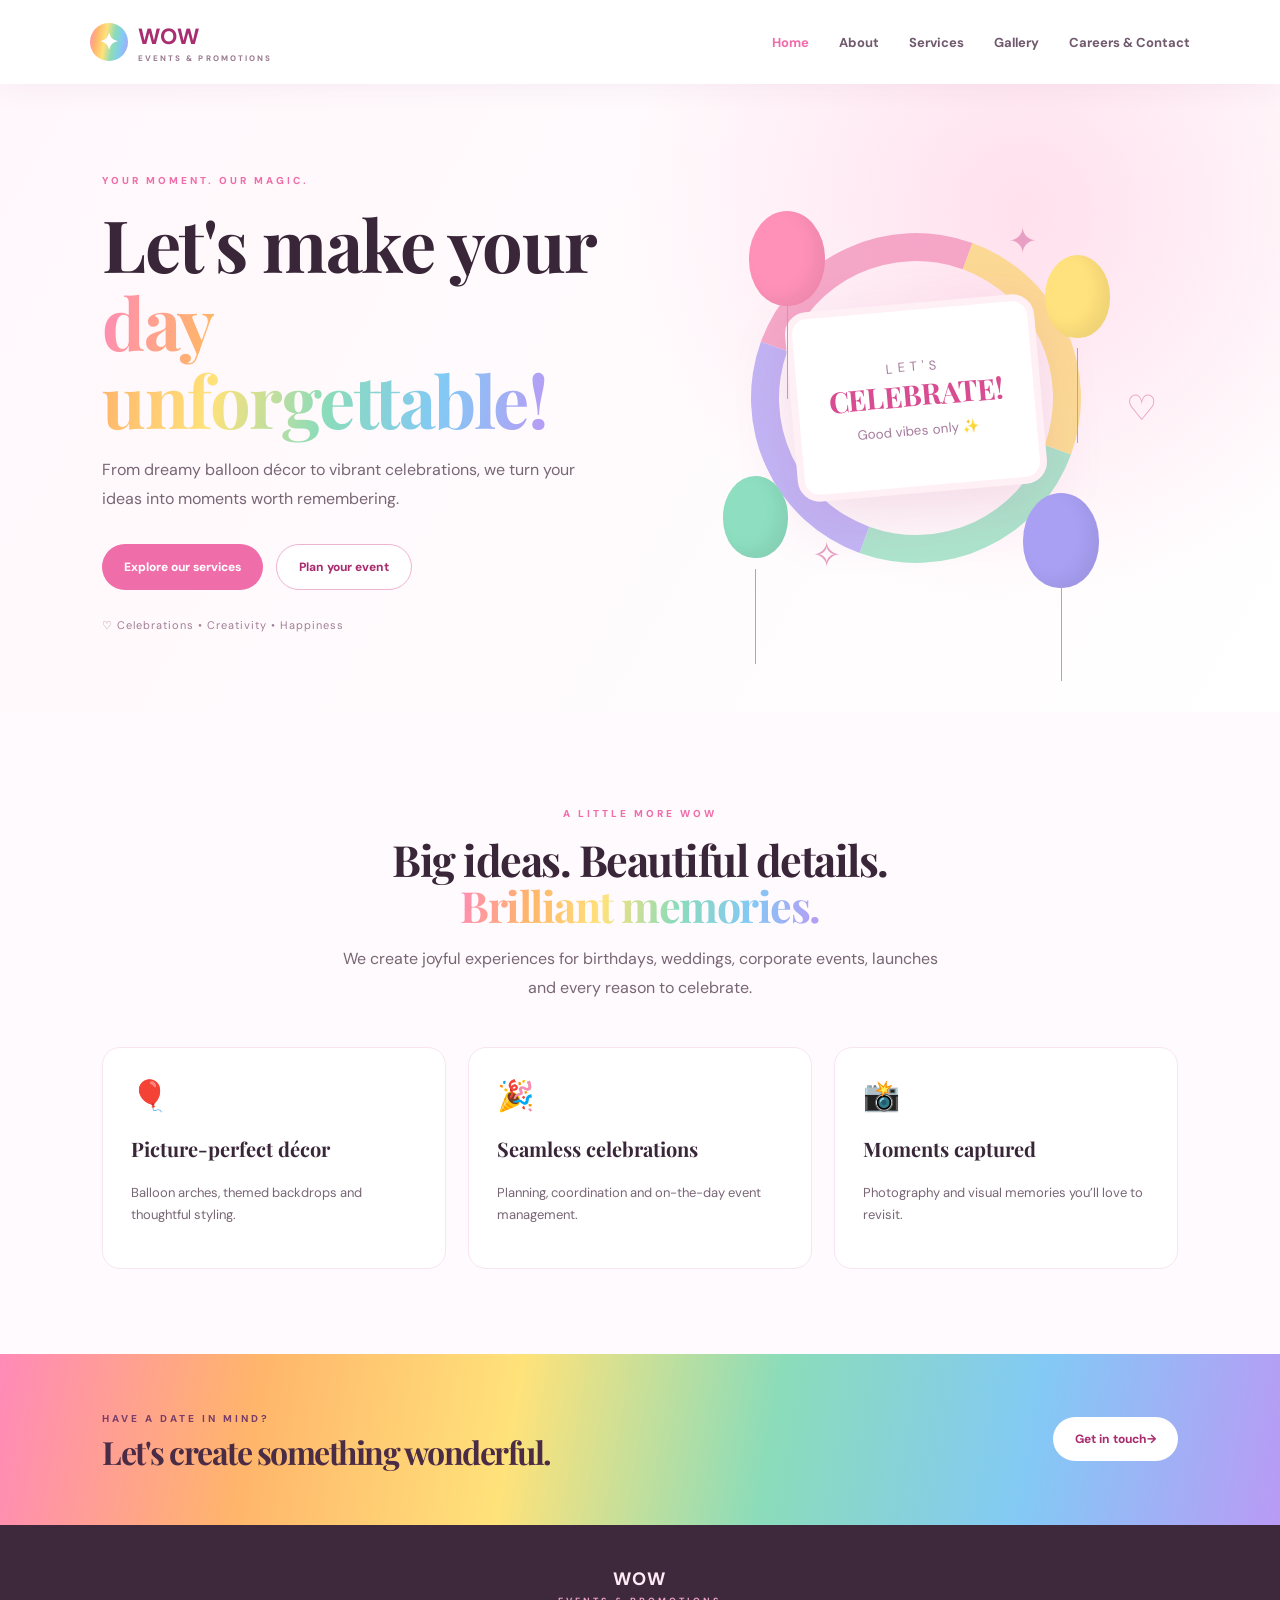
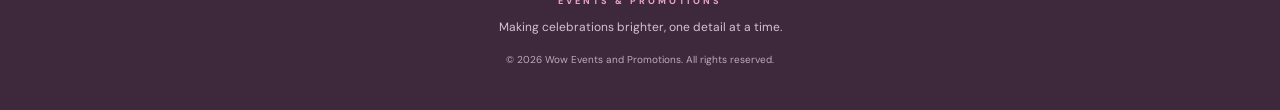
<file: index.html>
<!DOCTYPE html>
<html lang="en"><head><meta charset="UTF-8"><meta name="viewport" content="width=device-width, initial-scale=1.0"><title>Wow Events & Promotions | Make Every Moment Magical</title><link rel="stylesheet" href="style.css"></head>
<body>
<header class="site-header"><a class="brand" href="index.html"><span class="brand-mark">✦</span><span>WOW <small>EVENTS & PROMOTIONS</small></span></a><button class="menu-toggle" aria-label="Toggle navigation">☰</button><nav><a class="active" href="index.html">Home</a><a href="about.html">About</a><a href="services.html">Services</a><a href="gallery.html">Gallery</a><a href="careers.html">Careers & Contact</a></nav></header>
<main>
<section class="hero"><div class="hero-content"><p class="eyebrow">YOUR MOMENT. OUR MAGIC.</p><h1>Let's make your<br><span>day unforgettable!</span></h1><p>From dreamy balloon décor to vibrant celebrations, we turn your ideas into moments worth remembering.</p><div class="actions"><a class="btn primary" href="services.html">Explore our services</a><a class="btn ghost" href="careers.html">Plan your event</a></div><div class="hero-note">♡ Celebrations • Creativity • Happiness</div></div><div class="hero-art"><div class="rainbow"></div><div class="balloon b1"></div><div class="balloon b2"></div><div class="balloon b3"></div><div class="balloon b4"></div><div class="party-card"><span>LET'S</span><strong>CELEBRATE!</strong><small>Good vibes only ✨</small></div><span class="spark s1">✦</span><span class="spark s2">✧</span><span class="spark s3">♡</span></div></section>
<section class="intro section"><p class="eyebrow">A LITTLE MORE WOW</p><h2>Big ideas. Beautiful details.<br><span>Brilliant memories.</span></h2><p class="lead">We create joyful experiences for birthdays, weddings, corporate events, launches and every reason to celebrate.</p><div class="feature-grid"><article class="feature"><div class="feature-icon">🎈</div><h3>Picture-perfect décor</h3><p>Balloon arches, themed backdrops and thoughtful styling.</p></article><article class="feature"><div class="feature-icon">🎉</div><h3>Seamless celebrations</h3><p>Planning, coordination and on-the-day event management.</p></article><article class="feature"><div class="feature-icon">📸</div><h3>Moments captured</h3><p>Photography and visual memories you’ll love to revisit.</p></article></div></section>
<section class="cta-band"><div><p class="eyebrow">HAVE A DATE IN MIND?</p><h2>Let's create something wonderful.</h2></div><a class="btn white" href="careers.html#contact">Get in touch <span>→</span></a></section>
</main><footer><div class="footer-brand">WOW <span>EVENTS & PROMOTIONS</span></div><p>Making celebrations brighter, one detail at a time.</p><small>© <span id="year"></span> Wow Events and Promotions. All rights reserved.</small></footer><script src="script.js"></script></body></html>
</file>
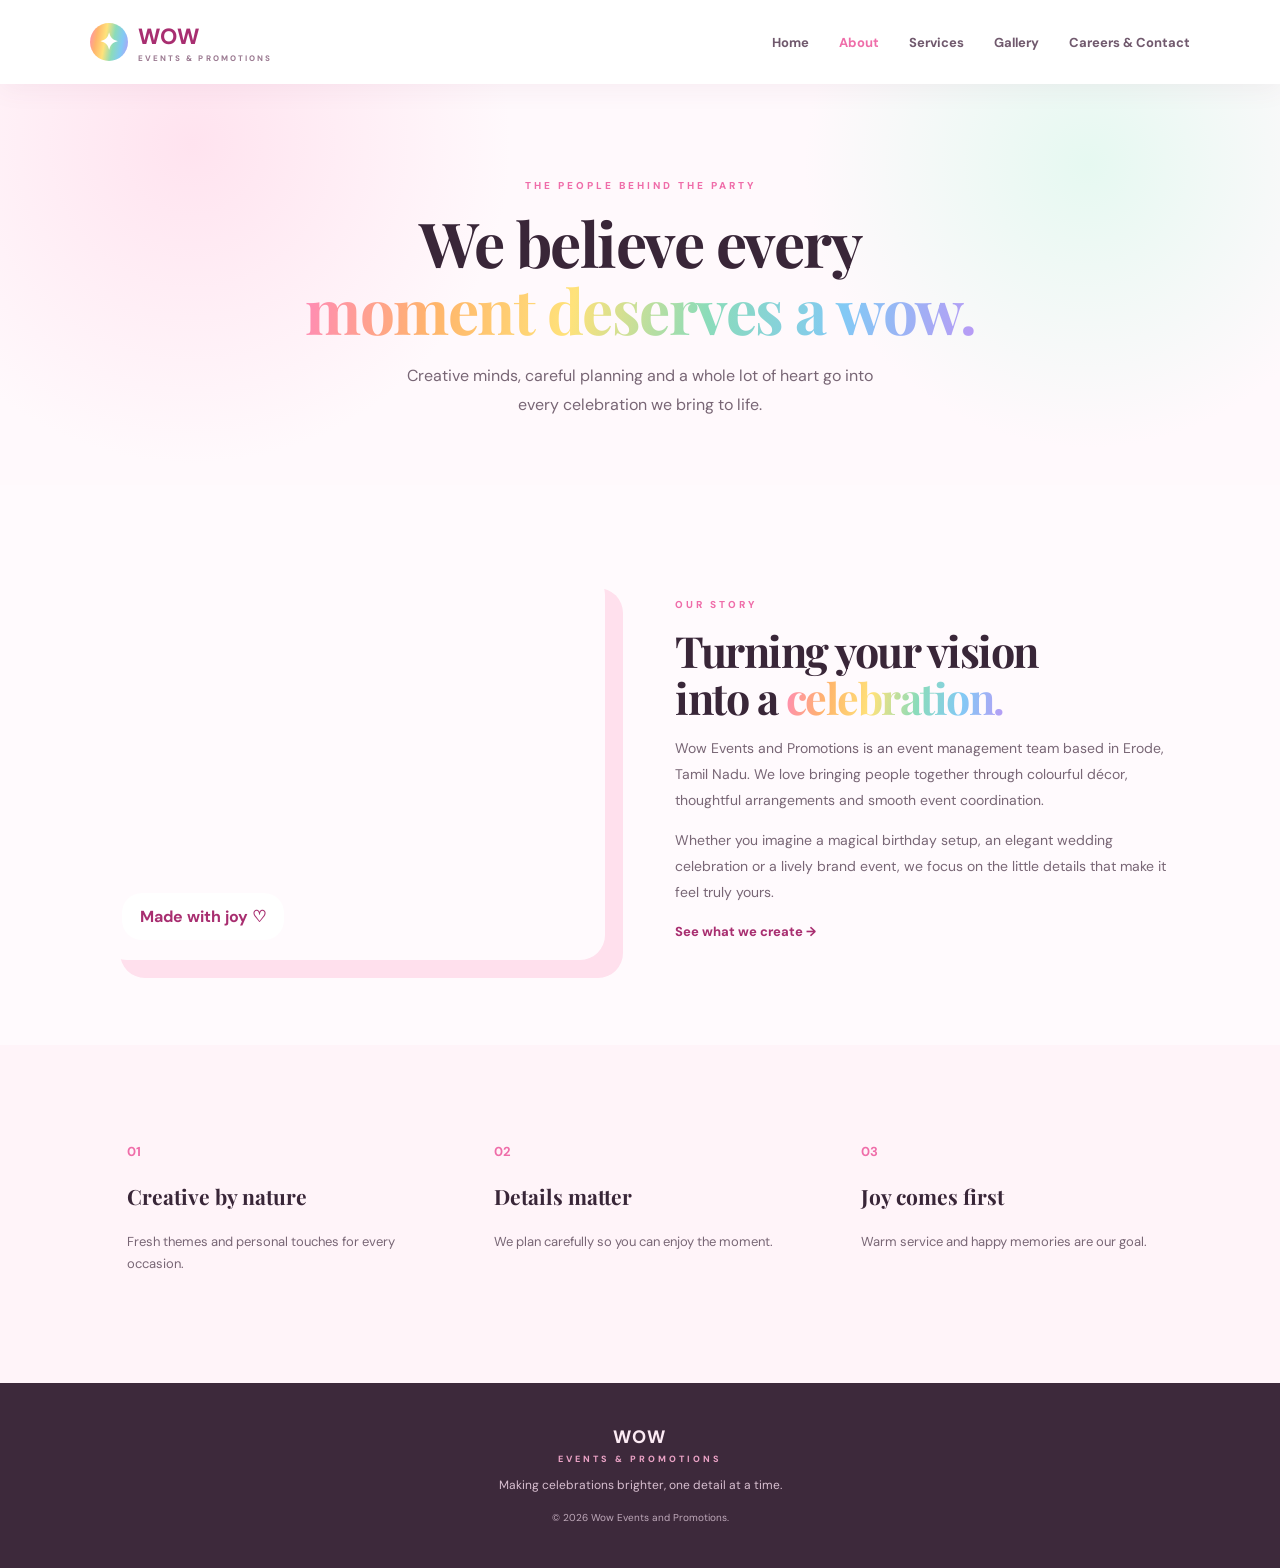
<file: about.html>
<!DOCTYPE html><html lang="en"><head><meta charset="UTF-8"><meta name="viewport" content="width=device-width, initial-scale=1.0"><title>About | Wow Events & Promotions</title><link rel="stylesheet" href="style.css"></head><body>
<header class="site-header"><a class="brand" href="index.html"><span class="brand-mark">✦</span><span>WOW <small>EVENTS & PROMOTIONS</small></span></a><button class="menu-toggle" aria-label="Toggle navigation">☰</button><nav><a href="index.html">Home</a><a class="active" href="about.html">About</a><a href="services.html">Services</a><a href="gallery.html">Gallery</a><a href="careers.html">Careers & Contact</a></nav></header>
<main><section class="page-hero"><p class="eyebrow">THE PEOPLE BEHIND THE PARTY</p><h1>We believe every<br><span>moment deserves a wow.</span></h1><p>Creative minds, careful planning and a whole lot of heart go into every celebration we bring to life.</p></section>
<section class="split-section section"><div class="photo-frame photo-about"><div class="photo-label">Made with joy ♡</div></div><div><p class="eyebrow">OUR STORY</p><h2>Turning your vision<br>into a <span>celebration.</span></h2><p>Wow Events and Promotions is an event management team based in Erode, Tamil Nadu. We love bringing people together through colourful décor, thoughtful arrangements and smooth event coordination.</p><p>Whether you imagine a magical birthday setup, an elegant wedding celebration or a lively brand event, we focus on the little details that make it feel truly yours.</p><a class="text-link" href="services.html">See what we create →</a></div></section>
<section class="values section"><div><b>01</b><h3>Creative by nature</h3><p>Fresh themes and personal touches for every occasion.</p></div><div><b>02</b><h3>Details matter</h3><p>We plan carefully so you can enjoy the moment.</p></div><div><b>03</b><h3>Joy comes first</h3><p>Warm service and happy memories are our goal.</p></div></section></main>
<footer><div class="footer-brand">WOW <span>EVENTS & PROMOTIONS</span></div><p>Making celebrations brighter, one detail at a time.</p><small>© <span id="year"></span> Wow Events and Promotions.</small></footer><script src="script.js"></script></body></html>
</file>
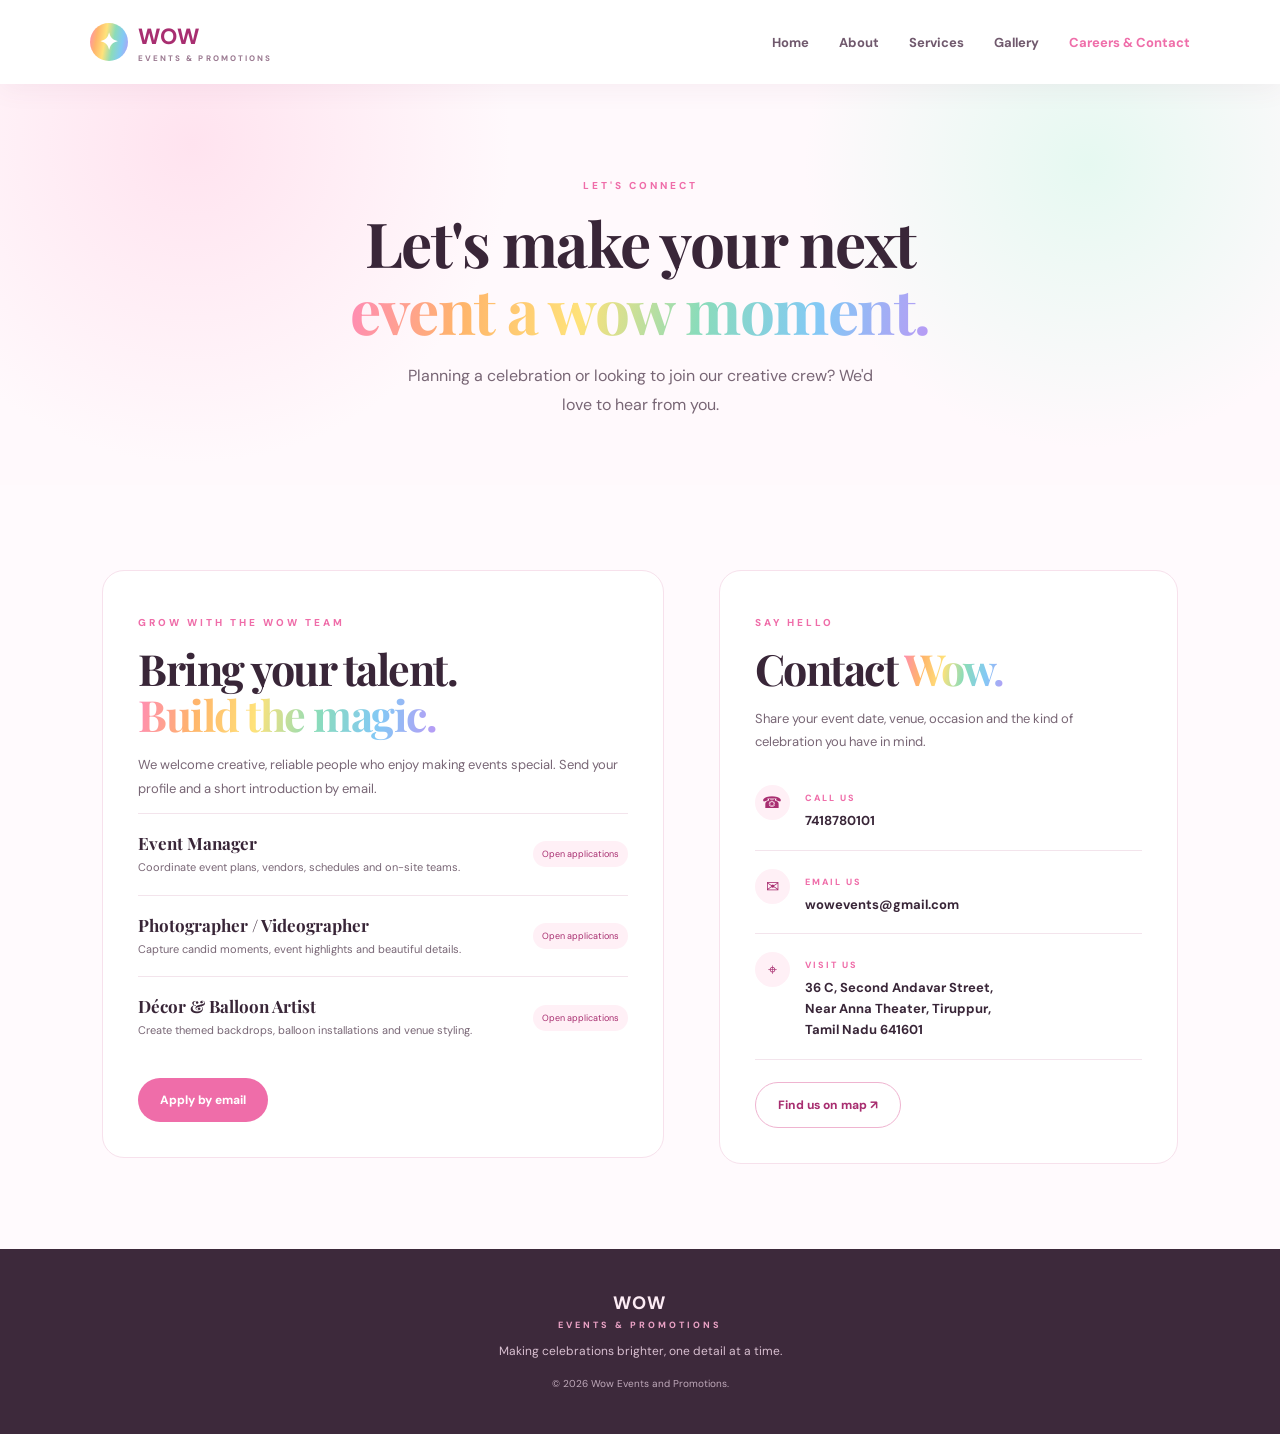
<file: careers.html>
<!DOCTYPE html><html lang="en"><head><meta charset="UTF-8"><meta name="viewport" content="width=device-width, initial-scale=1.0"><title>Careers & Contact | Wow Events & Promotions</title><link rel="stylesheet" href="style.css"></head><body>
<header class="site-header"><a class="brand" href="index.html"><span class="brand-mark">✦</span><span>WOW <small>EVENTS & PROMOTIONS</small></span></a><button class="menu-toggle" aria-label="Toggle navigation">☰</button><nav><a href="index.html">Home</a><a href="about.html">About</a><a href="services.html">Services</a><a href="gallery.html">Gallery</a><a class="active" href="careers.html">Careers & Contact</a></nav></header>
<main><section class="page-hero"><p class="eyebrow">LET'S CONNECT</p><h1>Let's make your next<br><span>event a wow moment.</span></h1><p>Planning a celebration or looking to join our creative crew? We'd love to hear from you.</p></section>
<section class="career-contact section"><div class="career-panel"><p class="eyebrow">GROW WITH THE WOW TEAM</p><h2>Bring your talent.<br><span>Build the magic.</span></h2><p>We welcome creative, reliable people who enjoy making events special. Send your profile and a short introduction by email.</p><div class="job"><div><h3>Event Manager</h3><p>Coordinate event plans, vendors, schedules and on-site teams.</p></div><span class="tag">Open applications</span></div><div class="job"><div><h3>Photographer / Videographer</h3><p>Capture candid moments, event highlights and beautiful details.</p></div><span class="tag">Open applications</span></div><div class="job"><div><h3>Décor & Balloon Artist</h3><p>Create themed backdrops, balloon installations and venue styling.</p></div><span class="tag">Open applications</span></div><a class="btn primary" href="mailto:wowevents@gmail.com?subject=Career%20Application">Apply by email</a></div>
<div class="contact-panel" id="contact"><p class="eyebrow">SAY HELLO</p><h2>Contact <span>Wow.</span></h2><p>Share your event date, venue, occasion and the kind of celebration you have in mind.</p><div class="contact-line"><span>☎</span><div><small>CALL US</small><a href="tel:7418780101">7418780101</a></div></div><div class="contact-line"><span>✉</span><div><small>EMAIL US</small><a href="mailto:wowevents@gmail.com">wowevents@gmail.com</a></div></div><div class="contact-line"><span>⌖</span><div><small>VISIT US</small><p>36 C, Second Andavar Street,<br>Near Anna Theater, Tiruppur,<br>Tamil Nadu 641601</p></div></div><a class="btn ghost" href="https://www.google.com/maps/search/?api=1&query=36+C+Second+Andavar+Street+Erode+Tamil+Nadu" target="_blank" rel="noopener">Find us on map ↗</a></div></section></main>
<footer><div class="footer-brand">WOW <span>EVENTS & PROMOTIONS</span></div><p>Making celebrations brighter, one detail at a time.</p><small>© <span id="year"></span> Wow Events and Promotions.</small></footer><script src="script.js"></script></body></html>
</file>
<file: style.css>
@import url('https://fonts.googleapis.com/css2?family=DM+Sans:wght@400;500;600;700&family=Playfair+Display:wght@600;700;800&display=swap');
:root{--pink:#ef6da9;--deep:#a82e70;--rose:#fff0f6;--ink:#392638;--muted:#786675;--cream:#fffafd;--rainbow:linear-gradient(100deg,#ff8ab8,#ffb56b,#ffe27a,#8bdcba,#83c9f5,#b99af5)}
*{box-sizing:border-box}html{scroll-behavior:smooth}body{margin:0;background:var(--cream);color:var(--ink);font-family:'DM Sans',sans-serif}a{color:inherit;text-decoration:none}.site-header{height:84px;padding:0 7%;display:flex;align-items:center;justify-content:space-between;background:#fff;position:sticky;top:0;z-index:10;box-shadow:0 5px 25px #7d3a6410}.brand{display:flex;align-items:center;gap:10px;font-weight:800;font-size:22px;letter-spacing:1px;color:var(--deep)}.brand small{display:block;font-size:8px;letter-spacing:2.1px;color:#9b7a91;margin-top:2px}.brand-mark{width:38px;height:38px;border-radius:50%;display:grid;place-items:center;background:var(--rainbow);color:#fff;font-size:23px}nav{display:flex;gap:30px}nav a{font-size:13px;font-weight:700;color:#70596d}nav a:hover,nav a.active{color:var(--pink)}.menu-toggle{display:none;border:0;background:none;font-size:25px;color:var(--deep)}.hero{min-height:610px;padding:80px 8%;display:grid;grid-template-columns:1fr 1fr;align-items:center;gap:30px;background:radial-gradient(circle at 80% 20%,#ffe0ed 0,transparent 35%),linear-gradient(120deg,#fff7fb,#fff)}.eyebrow{font-size:10px;letter-spacing:3px;font-weight:800;color:var(--pink)}h1,h2{font-family:'Playfair Display',serif;line-height:1.08;letter-spacing:-1.5px}h1{font-size:clamp(45px,6vw,72px);margin:18px 0}h1 span,h2 span{background:var(--rainbow);background-clip:text;-webkit-background-clip:text;color:transparent}.hero-content>p:not(.eyebrow),.page-hero>p:last-child{max-width:490px;color:var(--muted);line-height:1.8;font-size:16px}.actions{display:flex;gap:13px;margin-top:30px;flex-wrap:wrap}.btn{display:inline-flex;align-items:center;justify-content:center;padding:14px 22px;border-radius:30px;font-size:12px;font-weight:800;transition:.2s}.btn:hover{transform:translateY(-3px);box-shadow:0 9px 22px #a82e7025}.primary{background:var(--pink);color:white}.ghost{border:1px solid #efb4d0;color:var(--deep);background:#fff}.white{background:#fff;color:var(--deep)}.hero-note{margin-top:28px;font-size:11px;color:#a17e96;letter-spacing:1px}.hero-art{height:430px;position:relative;display:grid;place-items:center}.rainbow{position:absolute;width:330px;height:330px;border-radius:50%;border:28px solid transparent;border-top-color:#f28ab5;border-right-color:#fbd36f;border-bottom-color:#8bdcba;border-left-color:#a99af4;transform:rotate(-25deg);opacity:.7}.party-card{z-index:2;width:250px;height:190px;background:#fff;border-radius:22px;box-shadow:0 20px 60px #a82e7020;display:flex;flex-direction:column;align-items:center;justify-content:center;transform:rotate(-5deg);border:7px solid #fff0f6}.party-card span{font-size:13px;letter-spacing:5px;color:#a57a9b}.party-card strong{font-family:'Playfair Display';font-size:29px;color:#d84d91}.party-card small{margin-top:9px;color:#a57a9b}.balloon{position:absolute;width:76px;height:95px;border-radius:50% 50% 48% 48%;z-index:3;box-shadow:inset -10px -7px 15px #00000010}.balloon:after{content:'';position:absolute;width:1px;height:95px;background:#c69ab4;top:93px;left:50%}.b1{background:#ff91b9;top:28px;left:18%}.b2{background:#ffe17d;top:72px;right:13%;width:65px;height:83px}.b3{background:#8edfc2;bottom:55px;left:13%;width:65px;height:82px}.b4{background:#a9a0f4;bottom:25px;right:15%}.spark{position:absolute;color:#e7a0c3;font-size:35px}.s1{top:35px;right:27%}.s2{bottom:35px;left:30%}.s3{top:47%;right:4%}.section{padding:85px 8%}.intro{text-align:center}.intro h2,.split-section h2,.career-contact h2{font-size:43px;margin:16px 0}.lead{max-width:600px;margin:0 auto;color:var(--muted);line-height:1.8}.feature-grid{display:grid;grid-template-columns:repeat(3,1fr);gap:22px;margin-top:45px;text-align:left}.feature{padding:28px;background:white;border:1px solid #f8e5ef;border-radius:18px}.feature-icon{font-size:30px}.feature h3{font-family:'Playfair Display';font-size:20px}.feature p,.values p,.service-body p{color:var(--muted);font-size:13px;line-height:1.7}.cta-band{padding:48px 8%;background:var(--rainbow);display:flex;align-items:center;justify-content:space-between;gap:20px}.cta-band .eyebrow{color:#783e69}.cta-band h2{font-size:32px;margin:8px 0;color:#4b2c46}.cta-band .white{white-space:nowrap}footer{text-align:center;padding:42px 20px;background:#3d293b;color:#fcebf4}footer p{font-size:12px;color:#d8bfd0}.footer-brand{font-weight:800;letter-spacing:2px;font-size:18px}.footer-brand span{font-size:9px;display:block;letter-spacing:3px;margin-top:4px;color:#eaa2c5}footer small{font-size:10px;color:#bfa9ba}.page-hero{text-align:center;padding:85px 20px 65px;background:radial-gradient(circle at 15% 15%,#ffe3ef,transparent 28%),radial-gradient(circle at 85% 20%,#e6f9f1,transparent 25%),#fff9fc}.page-hero h1{font-size:clamp(42px,5vw,62px)}.page-hero>p:last-child{margin:0 auto}.split-section{display:grid;grid-template-columns:1fr 1fr;gap:70px;align-items:center}.split-section p:not(.eyebrow){color:var(--muted);line-height:1.85;font-size:14px}.photo-frame{height:390px;border-radius:25px;position:relative;background-size:cover;background-position:center;box-shadow:18px 18px 0 #ffe0ed}.photo-about{background-image:url('https://images.unsplash.com/photo-1511795409834-ef04bbd61622?auto=format&fit=crop&w=1000&q=85')}.photo-label{position:absolute;bottom:20px;left:20px;background:#fff;padding:13px 18px;border-radius:20px;color:var(--deep);font-weight:700}.text-link{color:var(--deep);font-weight:800;font-size:13px}.values{display:grid;grid-template-columns:repeat(3,1fr);gap:25px;background:#fff4f9}.values>div{padding:10px 25px}.values b{font-size:13px;color:var(--pink)}.values h3{font-family:'Playfair Display';font-size:21px}.service-grid{display:grid;grid-template-columns:repeat(3,1fr);gap:24px}.service-card{background:#fff;border-radius:19px;overflow:hidden;box-shadow:0 10px 35px #753c5b0c}.service-photo{height:190px;background-size:cover;background-position:center}.balloon-photo{background-image:url('https://images.unsplash.com/photo-1530103862676-de8c9debb5b5?auto=format&fit=crop&w=800&q=85')}.birthday-photo{background-image:url('https://images.unsplash.com/photo-1464366400600-7168b8af9bc3?auto=format&fit=crop&w=800&q=85')}.wedding-photo{background-image:url('https://images.unsplash.com/photo-1519741497674-611481863552?auto=format&fit=crop&w=800&q=85')}.corporate-photo{background-image:url('https://images.unsplash.com/photo-1492684223066-81342ee5ff30?auto=format&fit=crop&w=800&q=85')}.photo-photo{background-image:url('https://images.unsplash.com/photo-1516035069371-29a1b244cc32?auto=format&fit=crop&w=800&q=85')}.planning-photo{background-image:url('https://images.unsplash.com/photo-1519167758481-83f550bb49b3?auto=format&fit=crop&w=800&q=85')}.service-body{padding:22px}.service-body>span{font-size:9px;letter-spacing:2px;color:var(--pink);font-weight:800}.service-body h3{font-family:'Playfair Display';font-size:20px;margin:10px 0}.gallery-grid{display:grid;grid-template-columns:repeat(3,1fr);grid-auto-rows:230px;gap:18px}.gallery-item{margin:0;position:relative;overflow:hidden;border-radius:18px;background:#ffe5f0}.gallery-item img{width:100%;height:100%;object-fit:cover;transition:transform .5s}.gallery-item:hover img{transform:scale(1.06)}.gallery-item figcaption{position:absolute;bottom:0;left:0;right:0;padding:30px 18px 15px;color:#fff;font-weight:800;font-size:14px;background:linear-gradient(transparent,#281323a8)}.g1{grid-row:span 2}.g4{grid-column:span 2}.gallery-note{text-align:center;color:var(--muted);font-size:11px;margin:-45px 20px 60px}.career-contact{display:grid;grid-template-columns:1.1fr .9fr;gap:55px;align-items:start}.career-panel,.contact-panel{padding:35px;background:#fff;border:1px solid #f7e1ec;border-radius:22px}.career-panel>p:not(.eyebrow),.contact-panel>p:not(.eyebrow){font-size:13px;line-height:1.8;color:var(--muted)}.job{padding:18px 0;border-top:1px solid #f3e4ec;display:flex;justify-content:space-between;gap:12px;align-items:center}.job h3{font-family:'Playfair Display';font-size:17px;margin:0 0 5px}.job p{font-size:11px;line-height:1.6;color:var(--muted);margin:0}.tag{font-size:9px;color:var(--deep);background:#fff0f6;padding:7px 9px;border-radius:20px;white-space:nowrap}.career-panel .btn{margin-top:20px}.contact-line{display:flex;gap:15px;align-items:flex-start;padding:18px 0;border-bottom:1px solid #f3e4ec}.contact-line>span{width:35px;height:35px;display:grid;place-items:center;background:#fff0f6;border-radius:50%;color:var(--deep)}.contact-line small{font-size:9px;letter-spacing:2px;color:var(--pink);font-weight:800}.contact-line a,.contact-line p{display:block;margin:5px 0 0;font-size:13px;font-weight:700;line-height:1.6}.contact-panel .btn{margin-top:22px}
@media(max-width:850px){.site-header{padding:0 5%}nav{gap:15px}nav a{font-size:11px}.hero{padding:60px 6%;grid-template-columns:1fr}.hero-art{height:350px}.feature-grid,.service-grid{grid-template-columns:repeat(2,1fr)}.split-section{gap:35px}.career-contact{gap:25px}.gallery-grid{grid-auto-rows:190px}}
@media(max-width:620px){.site-header{height:72px}.menu-toggle{display:block}nav{display:none;position:absolute;top:72px;left:0;right:0;background:#fff;padding:18px 7%;flex-direction:column;gap:18px;box-shadow:0 12px 20px #0000000c}nav.open{display:flex}.hero{padding-top:50px}.hero-art{height:300px;transform:scale(.9)}.section{padding:60px 6%}.intro h2,.split-section h2,.career-contact h2{font-size:35px}.feature-grid,.service-grid,.values,.split-section,.career-contact{grid-template-columns:1fr}.photo-frame{height:300px}.cta-band{align-items:flex-start;flex-direction:column;padding:40px 7%}.cta-band h2{font-size:27px}.gallery-grid{grid-template-columns:1fr 1fr;grid-auto-rows:160px;gap:10px}.g1{grid-row:span 2}.g4{grid-column:span 2}.gallery-note{margin:0 20px 45px}.page-hero{padding:65px 18px 45px}.career-panel,.contact-panel{padding:25px}.job{align-items:flex-start;flex-direction:column}}
</file>
